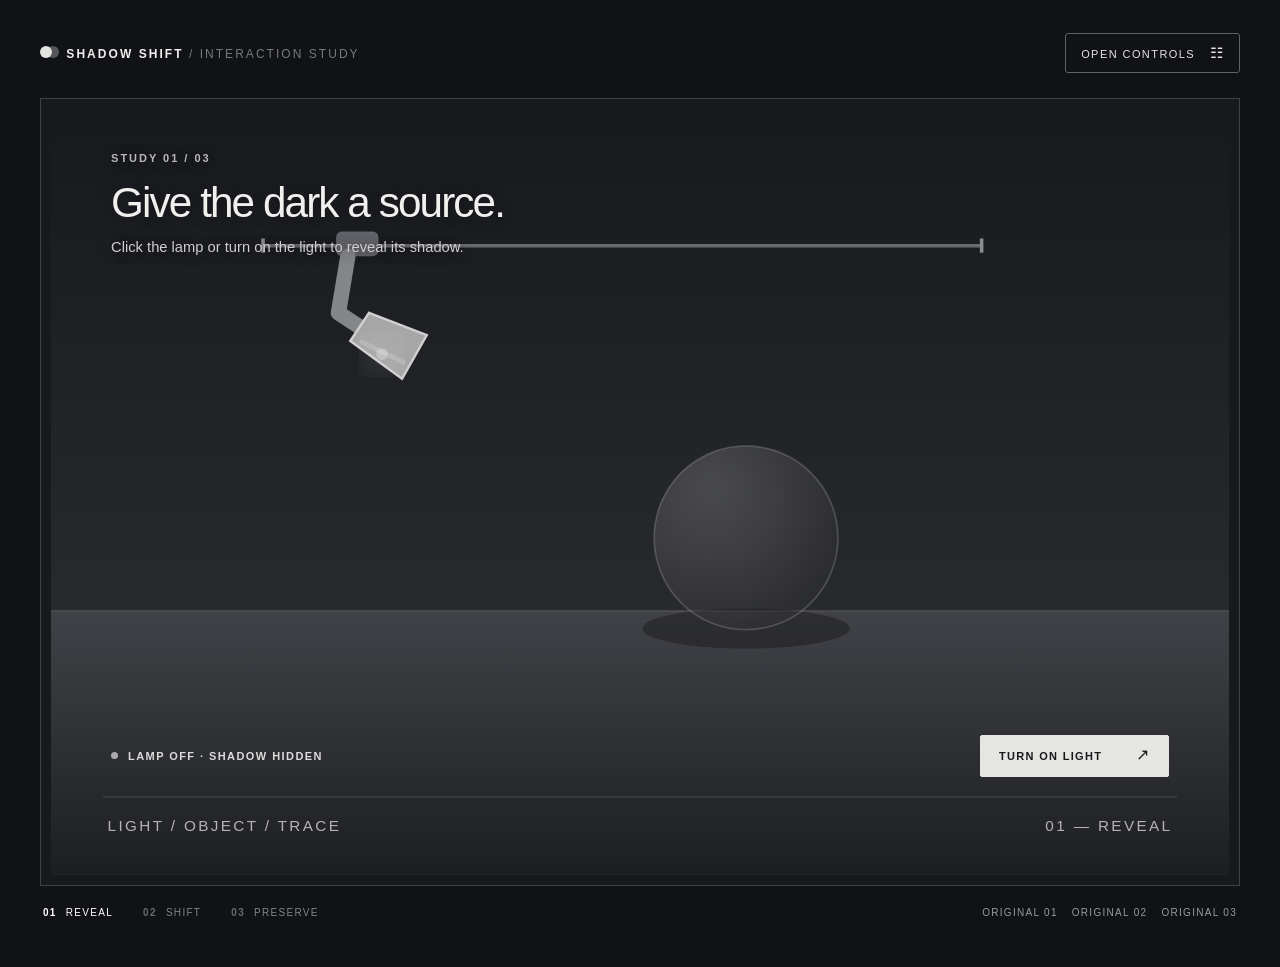
<file: index.html>
<!doctype html>
<html lang="en">
<head>
  <meta charset="utf-8">
  <meta name="viewport" content="width=device-width, initial-scale=1">
  <meta name="theme-color" content="#111216">
  <title>Shadow Shift — Sequential Prototype</title>
  <link rel="stylesheet" href="styles.css">
  <script src="app.js" defer></script>
</head>
<body data-mode="sequence">
  <main class="shell">
    <header class="masthead">
      <div class="brand"><span class="brand-mark" aria-hidden="true"></span> SHADOW SHIFT <span class="muted">/ INTERACTION STUDY</span></div>
      <button class="control-toggle" id="controlToggle" type="button" aria-expanded="false" aria-controls="controls">OPEN CONTROLS <span aria-hidden="true">☷</span></button>
    </header>

    <section class="stage-wrap" aria-label="Interactive light and shadow scene">
      <div class="stage">
        <svg id="scene" viewBox="0 0 1000 650" role="img" aria-label="A lamp, a stationary sphere, and its cast shadow">
          <defs>
            <linearGradient id="wall" x1="0" x2="0" y1="0" y2="1">
              <stop offset="0" stop-color="#17191d"/><stop offset="1" stop-color="#313237"/>
            </linearGradient>
            <linearGradient id="ground" x1="0" x2="0" y1="0" y2="1">
              <stop offset="0" stop-color="#414247"/><stop offset="1" stop-color="#1d1e22"/>
            </linearGradient>
            <radialGradient id="sphereShade" cx="31%" cy="22%" r="79%">
              <stop offset="0" stop-color="#f0f0ed"/><stop offset=".47" stop-color="#aaa9a6"/><stop offset="1" stop-color="#3e3e40"/>
            </radialGradient>
            <linearGradient id="beamGrad" x1="0" x2=".85" y1="0" y2="1">
              <stop offset="0" stop-color="#f2f2ec" stop-opacity=".46"/>
              <stop offset="1" stop-color="#f2f2ec" stop-opacity="0"/>
            </linearGradient>
            <filter id="shadowBlur"><feGaussianBlur id="blurNode" stdDeviation="13"/></filter>
            <filter id="lightGlow"><feGaussianBlur stdDeviation="14"/></filter>
          </defs>
          <rect width="1000" height="650" fill="url(#wall)"/>
          <path d="M0 426H1000V650H0Z" fill="url(#ground)"/>
          <path d="M0 426H1000" stroke="#747478" stroke-width="1" opacity=".4"/>
          <ellipse id="ambientPool" cx="555" cy="435" rx="345" ry="102" fill="#eeeee9" opacity="0" filter="url(#lightGlow)"/>
          <path id="beam" d="" fill="url(#beamGrad)" opacity="0"/>
          <ellipse id="castShadow" cx="753" cy="451" rx="94" ry="20" fill="#050506" opacity="0" filter="url(#shadowBlur)"/>
          <ellipse id="afterimage" cx="753" cy="451" rx="94" ry="20" fill="#050506" opacity="0"/>
          <ellipse cx="590" cy="441" rx="88" ry="17" fill="#0b0b0d" opacity=".35"/>
          <circle id="sphere" cx="590" cy="364" r="78" fill="url(#sphereShade)" opacity=".18"/>
          <circle cx="590" cy="364" r="78" fill="none" stroke="#fcfcfa" stroke-opacity=".17" stroke-width="1.5"/>
          <path d="M180 116H790" stroke="#8a8b90" stroke-width="3" stroke-linecap="round" opacity=".7"/>
          <path d="M180 110V122M790 110V122" stroke="#8a8b90" stroke-width="3"/>
          <g id="lamp" class="lamp" role="button" tabindex="0" aria-label="Turn on the lamp">
            <rect x="-18" y="104" width="36" height="21" rx="5" fill="#626368"/>
            <path d="M-8 125L-16 173L40 210" fill="none" stroke="#85868a" stroke-width="13" stroke-linecap="round" stroke-linejoin="round"/>
            <path d="M10 173L59 192L38 229L-6 197Z" fill="#a6a6a7" stroke="#d0d0d0" stroke-width="2"/>
            <path d="M4 198L39 215" stroke="#f1f1ef" stroke-width="4" stroke-linecap="round" opacity=".2"/>
            <circle id="bulb" cx="21" cy="208" r="16" fill="#fff" opacity=".12" filter="url(#lightGlow)"/>
            <circle cx="21" cy="208" r="5" fill="#f5f5ed" opacity=".3"/>
            <rect x="-36" y="95" width="72" height="38" rx="15" fill="transparent"/>
          </g>
          <g id="dragHint" class="drag-hint" opacity="0">
            <path d="M-24 92H25M-24 92L-14 82M-24 92L-14 102M25 92L15 82M25 92L15 102" fill="none" stroke="#f1f1ed" stroke-width="2"/>
          </g>
          <path d="M44 584H956" stroke="#d1d1cf" stroke-opacity=".16"/>
          <text x="48" y="613" fill="#b3b3b2" font-size="13" font-family="Arial, sans-serif" letter-spacing="2">LIGHT / OBJECT / TRACE</text>
          <text x="952" y="613" fill="#b3b3b2" font-size="13" font-family="Arial, sans-serif" letter-spacing="2" text-anchor="end" id="sceneLabel">01 — REVEAL</text>
        </svg>
        <div class="flash" id="flash" aria-hidden="true"></div>
        <div class="scene-head">
          <span class="eyebrow" id="stageNumber">STUDY 01 / 03</span>
          <h1 id="stageTitle">Give the dark a source.</h1>
          <p id="stageInstruction">Click the lamp or turn on the light to reveal its shadow.</p>
        </div>
        <div class="scene-foot">
          <span class="live-dot" aria-hidden="true"></span><span id="feedback" role="status" aria-live="polite">LAMP OFF · SHADOW HIDDEN</span>
          <button id="actionButton" class="action-button" type="button">TURN ON LIGHT <span aria-hidden="true">↗</span></button>
          <button id="resetButton" class="reset-button" type="button" hidden>REPLAY SEQUENCE ↺</button>
        </div>
      </div>
    </section>

    <footer class="footer">
      <div class="steps" aria-label="Sequence progress">
        <span class="step active" id="step1"><b>01</b> REVEAL</span>
        <span class="step" id="step2"><b>02</b> SHIFT</span>
        <span class="step" id="step3"><b>03</b> PRESERVE</span>
      </div>
      <nav class="source-links" aria-label="Original Claude studies">
        <a href="studies/01-reveal/">ORIGINAL 01</a>
        <a href="studies/02-shift/">ORIGINAL 02</a>
        <a href="studies/03-preserve/">ORIGINAL 03</a>
      </nav>
    </footer>
  </main>

  <aside class="controls" id="controls" aria-label="Prototype authoring controls" hidden>
    <div class="controls-top">
      <div><span class="eyebrow">AUTHORING TOOL</span><h2>Light controls</h2></div>
      <button id="closeControls" class="icon-button" type="button" aria-label="Hide controls">×</button>
    </div>
    <p class="control-note">Change a value and see the scene respond. Save your defaults, then hide this panel for the final experience.</p>
    <div class="control-field"><label for="brightness">Lamp brightness <output id="brightnessValue">74%</output></label><input id="brightness" type="range" min="25" max="100" value="74"></div>
    <div class="control-field"><label for="shadowLength">Shadow length <output id="shadowLengthValue">94</output></label><input id="shadowLength" type="range" min="50" max="160" value="94"></div>
    <div class="control-field"><label for="softness">Edge softness <output id="softnessValue">13</output></label><input id="softness" type="range" min="0" max="30" value="13"></div>
    <div class="control-field"><label for="revealSpeed">Reveal time <output id="revealSpeedValue">0.9s</output></label><input id="revealSpeed" type="range" min="3" max="20" value="9"></div>
    <div class="control-field"><label for="imprint">Afterimage strength <output id="imprintValue">66%</output></label><input id="imprint" type="range" min="20" max="100" value="66"></div>
    <div class="control-section"><span class="eyebrow">SETTINGS VARIATIONS</span><div class="preset-row">
      <button type="button" data-preset="soft">SOFT</button><button type="button" data-preset="long">LONG</button><button type="button" data-preset="dense">DENSE</button>
    </div></div>
    <div class="control-section"><span class="eyebrow">PREVIEW A STATE</span><div class="preset-row">
      <button type="button" data-preview="reveal">REVEAL</button><button type="button" data-preview="shift">SHIFT</button><button type="button" data-preview="preserve">PRESERVE</button>
    </div></div>
    <button id="copySettings" class="panel-primary" type="button">COPY SETTINGS</button>
    <div class="panel-actions"><button id="saveDefaults" type="button">SAVE AS DEFAULTS</button><button id="restoreDefaults" type="button">RESTORE DEFAULTS</button></div>
    <p id="panelStatus" role="status" aria-live="polite">Changes preview live.</p>
  </aside>
</body>
</html>
</file>
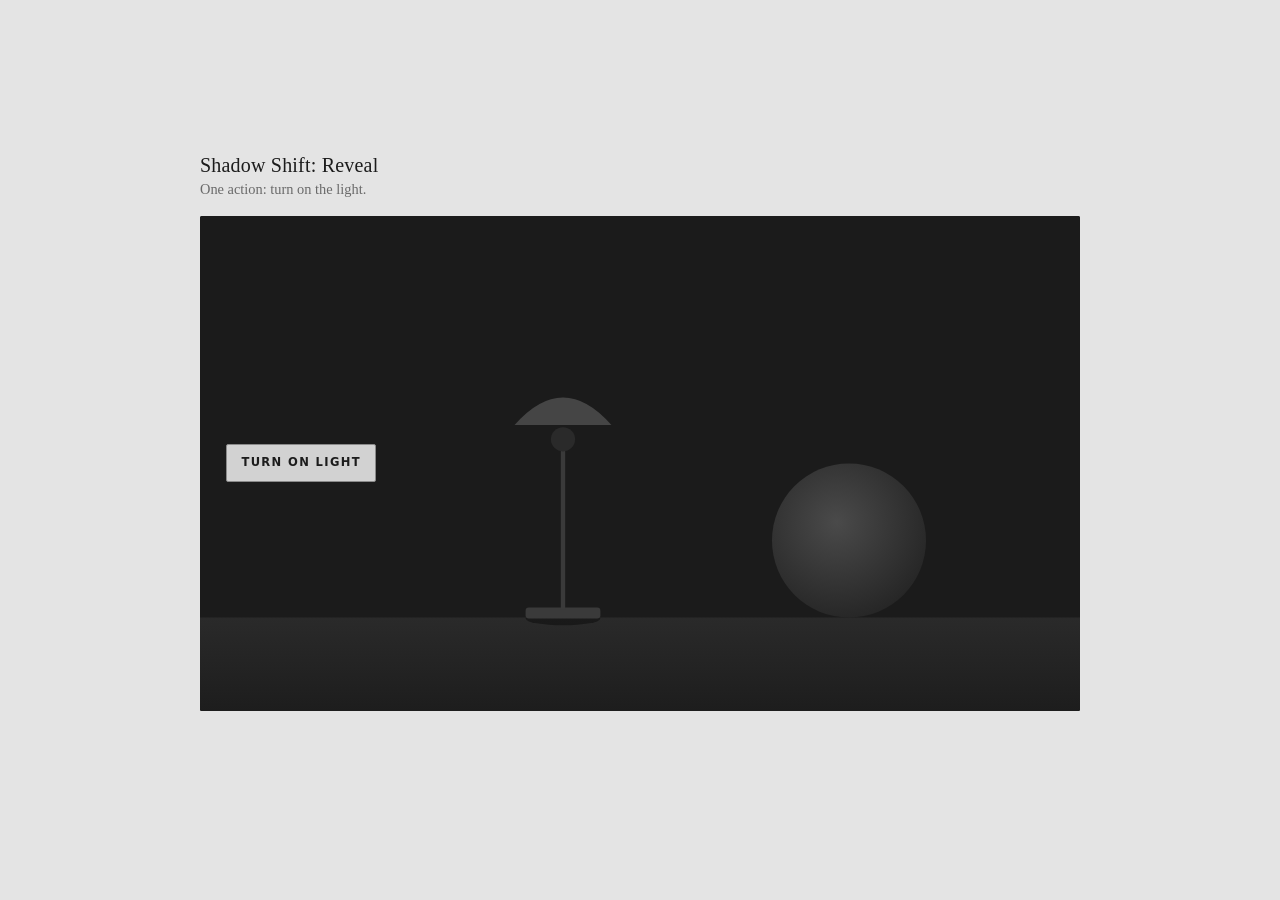
<file: studies/01-reveal/index.html>
<!DOCTYPE html>
<html lang="en">
<head>
<meta charset="utf-8">
<meta name="viewport" content="width=device-width, initial-scale=1, viewport-fit=cover">
<title>Shadow Shift: Reveal</title>
<style>
:root{
  box-sizing:border-box;
  padding-top:env(safe-area-inset-top,0px);
  padding-bottom:env(safe-area-inset-bottom,0px);
  --page:#e4e4e4; --ink:#1c1c1c; --muted:#6a6a6a;
  --btn-bg:#d2d2d2; --btn-ink:#1c1c1c; --btn-line:#8a8a8a;
  --btn-bg-h:#f2f2f2; --btn-line-h:#1c1c1c;
}
@media (prefers-color-scheme:dark){
  :root:not([data-theme="light"]){
    --page:#141414; --ink:#e6e6e6; --muted:#8c8c8c;
  }
}
:root[data-theme="dark"]{ --page:#141414; --ink:#e6e6e6; --muted:#8c8c8c; }
*,*::before,*::after{box-sizing:inherit}
html{height:100%;scroll-padding-top:env(safe-area-inset-top,0px)}
body{
  margin:0;min-height:100%;background:var(--page);color:var(--ink);
  font-family:"Iowan Old Style",Palatino,"Palatino Linotype",Georgia,serif;
  display:flex;flex-direction:column;align-items:center;justify-content:center;
  padding:24px 16px;gap:18px;
}
header{width:100%;max-width:880px}
h1{margin:0;font-size:1.25rem;font-weight:500;letter-spacing:.01em}
header p{margin:4px 0 0;color:var(--muted);font-size:.9rem}
.stage{
  position:relative;width:100%;max-width:880px;aspect-ratio:16/9;
  background:#1b1b1b;overflow:hidden;border-radius:2px;
  --t:1000ms;
}
.stage svg{display:block;width:100%;height:100%}
.on-only{opacity:0;transition:opacity var(--t) ease-in-out}
.stage.lit .on-only{opacity:1}
.off-only{opacity:1;transition:opacity var(--t) ease-in-out}
.stage.lit .off-only{opacity:0}
#shadow{
  opacity:0;transform:translateX(-22px) scaleX(.55);transform-box:fill-box;transform-origin:left center;
  transition:opacity 800ms ease-out 150ms,transform 1000ms cubic-bezier(.2,.7,.2,1)
}
.stage.lit #shadow{opacity:1;transform:none}
#lamp{cursor:pointer;outline:none}
#lamp .halo{opacity:0;transition:opacity 300ms ease}
#lamp:hover .halo,#lamp:focus-visible .halo{opacity:1}
.stage.lit #lamp{pointer-events:none;cursor:default}
.stage.lit #lamp .halo{opacity:0}

.btn{
  position:absolute;left:3%;top:46%;
  font:600 .72rem/1 system-ui,-apple-system,"Segoe UI",Helvetica,Arial,sans-serif;
  letter-spacing:.12em;padding:12px 14px;
  background:var(--btn-bg);color:var(--btn-ink);
  border:1px solid var(--btn-line);border-radius:2px;cursor:pointer;
  transition:background-color 260ms ease,border-color 260ms ease,color 260ms ease,transform 260ms ease;
}
.btn:hover{background:var(--btn-bg-h);border-color:var(--btn-line-h);transform:translateX(3px)}
.btn:focus-visible{outline:2px solid #fff;outline-offset:3px}
.btn:active{transform:translateX(3px) scale(.98)}
.btn[disabled]{
  cursor:default;background:transparent;color:#9a9a9a;border-color:#4a4a4a;transform:none;
}
.status{width:100%;max-width:880px;min-height:1.2em;margin:0;color:var(--muted);font-size:.85rem}
@media (prefers-reduced-motion:reduce){
  .stage{--t:300ms}
  #shadow{transition-duration:300ms;transition-delay:0ms;transform:none}
  .btn{transition:none}
}
</style>
</head>
<body>
<header>
  <h1>Shadow Shift: Reveal</h1>
  <p>One action: turn on the light.</p>
</header>

<div class="stage" id="stage">
  <svg viewBox="0 0 800 450" role="img" aria-label="A sphere on a floor beside an unlit lamp. Turning on the lamp reveals a shadow to the right of the sphere.">
    <defs>
      <radialGradient id="glow" cx="330" cy="200" r="380" gradientUnits="userSpaceOnUse">
        <stop offset="0" stop-color="#f4f4f4" stop-opacity=".55"/>
        <stop offset=".35" stop-color="#cfcfcf" stop-opacity=".22"/>
        <stop offset="1" stop-color="#9a9a9a" stop-opacity="0"/>
      </radialGradient>
      <radialGradient id="sphereOff" cx="42%" cy="38%" r="70%">
        <stop offset="0" stop-color="#4a4a4a"/>
        <stop offset="1" stop-color="#232323"/>
      </radialGradient>
      <radialGradient id="sphereOn" cx="32%" cy="32%" r="75%">
        <stop offset="0" stop-color="#f2f2f2"/>
        <stop offset=".55" stop-color="#a8a8a8"/>
        <stop offset="1" stop-color="#4a4a4a"/>
      </radialGradient>
      <linearGradient id="floorOff" x1="0" y1="0" x2="0" y2="1">
        <stop offset="0" stop-color="#2a2a2a"/><stop offset="1" stop-color="#1d1d1d"/>
      </linearGradient>
      <linearGradient id="floorOn" x1="0" y1="0" x2="0" y2="1">
        <stop offset="0" stop-color="#7a7a7a"/><stop offset="1" stop-color="#4a4a4a"/>
      </linearGradient>
      <filter id="halo" x="-50%" y="-50%" width="200%" height="200%">
        <feGaussianBlur stdDeviation="4"/>
      </filter>
      <filter id="soft" x="-30%" y="-100%" width="160%" height="300%">
        <feGaussianBlur stdDeviation="9"/>
      </filter>
    </defs>

    <!-- room -->
    <rect width="800" height="450" fill="#1b1b1b"/>
    <rect y="365" width="800" height="85" fill="url(#floorOff)"/>
    <g class="on-only">
      <rect width="800" height="365" fill="#353535"/>
      <rect y="365" width="800" height="85" fill="url(#floorOn)"/>
      <rect width="800" height="450" fill="url(#glow)"/>
    </g>

    <!-- shadow: one, on the side opposite the lamp -->
    <ellipse id="shadow" cx="700" cy="368" rx="88" ry="12" fill="#0e0e0e" opacity="0" filter="url(#soft)"/>

    <!-- sphere -->
    <circle cx="590" cy="295" r="70" fill="url(#sphereOff)"/>
    <circle class="on-only" cx="590" cy="295" r="70" fill="url(#sphereOn)"/>

    <!-- lamp (clickable) -->
    <g id="lamp" role="button" tabindex="0" aria-label="Turn on light">
    <rect x="276" y="135" width="108" height="236" fill="#000" fill-opacity="0"/>
    <g class="halo" fill="none" stroke="#f0f0f0">
      <g filter="url(#halo)" stroke-width="3" opacity=".8">
        <path d="M286 190 Q330 140 374 190 Z"/><rect x="328" y="196" width="4" height="162"/><rect x="296" y="356" width="68" height="10" rx="3"/>
      </g>
      <g stroke-width="1.2">
        <path d="M286 190 Q330 140 374 190 Z"/><rect x="328" y="196" width="4" height="162"/><rect x="296" y="356" width="68" height="10" rx="3"/>
      </g>
    </g>
    <ellipse cx="330" cy="366" rx="34" ry="6" fill="#0f0f0f" opacity=".6"/>
    <rect x="296" y="356" width="68" height="10" rx="3" fill="#3a3a3a"/>
    <rect x="328" y="196" width="4" height="162" fill="#3a3a3a"/>
    <circle cx="330" cy="203" r="11" fill="#2a2a2a"/>
    <circle class="on-only" cx="330" cy="203" r="11" fill="#fafafa"/>
    <circle class="on-only" cx="330" cy="203" r="20" fill="#ffffff" opacity=".25"/>
    <path d="M286 190 Q330 140 374 190 Z" fill="#454545"/>
    <path class="on-only" d="M286 190 Q330 140 374 190 Z" fill="#8e8e8e"/>
    </g>
  </svg>
  <button class="btn" id="btn" type="button">TURN ON LIGHT</button>
</div>

<p class="status" id="status" role="status" aria-live="polite"></p>

<script>
(function(){
  var stage=document.getElementById('stage');
  var btn=document.getElementById('btn');
  var status=document.getElementById('status');
  var lamp=document.getElementById('lamp');
  function turnOn(){
    if(stage.classList.contains('lit'))return;
    stage.classList.add('lit');
    lamp.removeAttribute('tabindex');
    lamp.setAttribute('aria-label','Light is on');
    btn.disabled=true;
    btn.textContent='LIGHT ON';
    status.textContent='The light is on. A shadow settles to the right of the sphere.';
  }
  btn.addEventListener('click',turnOn);
  lamp.addEventListener('click',turnOn);
  lamp.addEventListener('keydown',function(e){
    if(e.key==='Enter'||e.key===' '){e.preventDefault();turnOn();}
  });
})();
</script>
</body>
</html>
</file>
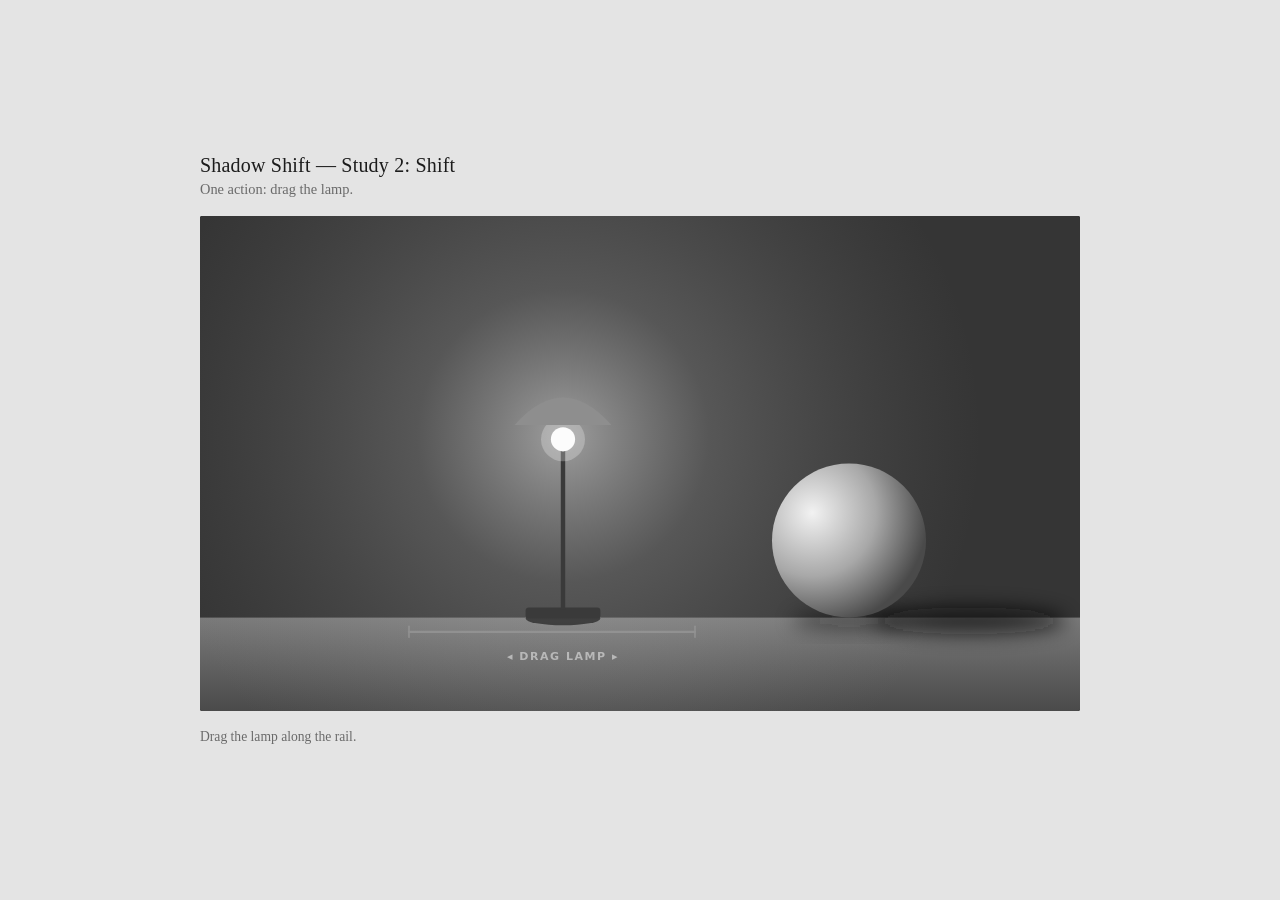
<file: studies/02-shift/index.html>
<!DOCTYPE html>
<html lang="en">
<head>
<meta charset="utf-8">
<meta name="viewport" content="width=device-width, initial-scale=1, viewport-fit=cover">
<title>Shadow Shift — Study 2: Shift</title>
<style>
:root{
  box-sizing:border-box;
  padding-top:env(safe-area-inset-top,0px);
  padding-bottom:env(safe-area-inset-bottom,0px);
  --page:#e4e4e4; --ink:#1c1c1c; --muted:#6a6a6a;
}
@media (prefers-color-scheme:dark){
  :root:not([data-theme="light"]){ --page:#141414; --ink:#e6e6e6; --muted:#8c8c8c; }
}
:root[data-theme="dark"]{ --page:#141414; --ink:#e6e6e6; --muted:#8c8c8c; }
*,*::before,*::after{box-sizing:inherit}
html{height:100%;scroll-padding-top:env(safe-area-inset-top,0px)}
body{
  margin:0;min-height:100%;background:var(--page);color:var(--ink);
  font-family:"Iowan Old Style",Palatino,"Palatino Linotype",Georgia,serif;
  display:flex;flex-direction:column;align-items:center;justify-content:center;
  padding:24px 16px;gap:18px;
}
header{width:100%;max-width:880px}
h1{margin:0;font-size:1.25rem;font-weight:500;letter-spacing:.01em}
header p{margin:4px 0 0;color:var(--muted);font-size:.9rem}
.stage{
  width:100%;max-width:880px;aspect-ratio:16/9;background:#1b1b1b;
  overflow:hidden;border-radius:2px;touch-action:none;user-select:none;-webkit-user-select:none;
}
.stage svg{display:block;width:100%;height:100%}
#lamp{cursor:grab;outline:none;touch-action:none}
#lamp.drag{cursor:grabbing}
#lamp .halo{opacity:0;transition:opacity 250ms ease}
#lamp:hover .halo,#lamp:focus-visible .halo,#lamp.drag .halo{opacity:1}
#lamp .cue{transition:opacity 250ms ease;opacity:.6}
#lamp:hover .cue,#lamp:focus-visible .cue,#lamp.drag .cue{opacity:1}
.status{width:100%;max-width:880px;min-height:1.2em;margin:0;color:var(--muted);font-size:.85rem}
</style>
</head>
<body>
<header>
  <h1>Shadow Shift — Study 2: Shift</h1>
  <p>One action: drag the lamp.</p>
</header>

<div class="stage" id="stage">
  <svg id="svg" viewBox="0 0 800 450" role="img" aria-label="A lit sphere on a floor with a lamp on a short rail to its left. Dragging the lamp moves the light, and the shadow shifts the opposite way.">
    <defs>
      <radialGradient id="glow" cx="330" cy="200" r="380" gradientUnits="userSpaceOnUse">
        <stop offset="0" stop-color="#f4f4f4" stop-opacity=".55"/>
        <stop offset=".35" stop-color="#cfcfcf" stop-opacity=".22"/>
        <stop offset="1" stop-color="#9a9a9a" stop-opacity="0"/>
      </radialGradient>
      <radialGradient id="sphereOn" cx=".32" cy=".32" fx=".32" fy=".32" r=".75">
        <stop offset="0" stop-color="#f2f2f2"/>
        <stop offset=".55" stop-color="#a8a8a8"/>
        <stop offset="1" stop-color="#4a4a4a"/>
      </radialGradient>
      <linearGradient id="floorOn" x1="0" y1="0" x2="0" y2="1">
        <stop offset="0" stop-color="#7a7a7a"/><stop offset="1" stop-color="#4a4a4a"/>
      </linearGradient>
      <filter id="halo" x="-50%" y="-50%" width="200%" height="200%"><feGaussianBlur stdDeviation="4"/></filter>
      <filter id="soft" x="-30%" y="-100%" width="160%" height="300%"><feGaussianBlur stdDeviation="9"/></filter>
    </defs>

    <rect width="800" height="365" fill="#353535"/>
    <rect y="365" width="800" height="85" fill="url(#floorOn)"/>
    <rect width="800" height="450" fill="url(#glow)"/>

    <!-- rail -->
    <g stroke="#9a9a9a" stroke-linecap="round" opacity=".7">
      <line x1="190" y1="378" x2="450" y2="378" stroke-width="2"/>
      <line x1="190" y1="373" x2="190" y2="383" stroke-width="1.5"/>
      <line x1="450" y1="373" x2="450" y2="383" stroke-width="1.5"/>
    </g>

    <!-- shadows: contact + cast -->
    <ellipse cx="590" cy="368" rx="52" ry="7" fill="#0e0e0e" opacity=".55" filter="url(#soft)"/>
    <ellipse id="shadow" cx="700" cy="368" rx="88" ry="12" fill="#0e0e0e" opacity=".9" filter="url(#soft)"/>

    <!-- sphere (fixed) -->
    <circle cx="590" cy="295" r="70" fill="url(#sphereOn)"/>

    <!-- lamp -->
    <g id="lamp" role="slider" tabindex="0" aria-label="Lamp position" aria-valuemin="190" aria-valuemax="450" aria-valuenow="330" transform="translate(0 0)">
      <rect x="-54" y="135" width="108" height="250" fill="#000" fill-opacity="0" transform="translate(330 0)"/>
      <g transform="translate(330 0)">
        <g class="halo" fill="none" stroke="#f0f0f0">
          <g filter="url(#halo)" stroke-width="3" opacity=".8">
            <path d="M-44 190 Q0 140 44 190 Z"/><rect x="-2" y="196" width="4" height="162"/><rect x="-34" y="356" width="68" height="10" rx="3"/>
          </g>
          <g stroke-width="1.2">
            <path d="M-44 190 Q0 140 44 190 Z"/><rect x="-2" y="196" width="4" height="162"/><rect x="-34" y="356" width="68" height="10" rx="3"/>
          </g>
        </g>
        <ellipse cx="0" cy="366" rx="34" ry="6" fill="#0f0f0f" opacity=".6"/>
        <rect x="-34" y="356" width="68" height="10" rx="3" fill="#3a3a3a"/>
        <rect x="-2" y="196" width="4" height="162" fill="#3a3a3a"/>
        <circle cx="0" cy="203" r="11" fill="#fafafa"/>
        <circle cx="0" cy="203" r="20" fill="#ffffff" opacity=".25"/>
        <path d="M-44 190 Q0 140 44 190 Z" fill="#8e8e8e"/>
        <g class="cue" fill="#e6e6e6" font-family="system-ui,-apple-system,'Segoe UI',Helvetica,Arial,sans-serif" font-size="10" font-weight="600" letter-spacing="1.4" text-anchor="middle">
          <text x="0" y="404">◂  DRAG LAMP  ▸</text>
        </g>
      </g>
    </g>
  </svg>
</div>

<p class="status" id="status" role="status" aria-live="polite">Drag the lamp along the rail.</p>

<script>
(function(){
  var MIN=190, MAX=450, SX=590, SY=295;
  var svg=document.getElementById('svg');
  var lamp=document.getElementById('lamp');
  var shadow=document.getElementById('shadow');
  var glow=document.getElementById('glow');
  var sphere=document.getElementById('sphereOn');
  var status=document.getElementById('status');
  var reduce=window.matchMedia&&window.matchMedia('(prefers-reduced-motion:reduce)').matches;
  var lampX=330, shadowX=330, dragging=false, raf=0, offsetX=0;

  function clamp(v){return Math.max(MIN,Math.min(MAX,v));}

  function drawLamp(){
    lamp.setAttribute('transform','translate('+(lampX-330)+' 0)');
    lamp.setAttribute('aria-valuenow',Math.round(lampX));
    glow.setAttribute('cx',lampX);
    var h=0.5+((lampX-SX)/600)*0.55;
    sphere.setAttribute('cx',h);sphere.setAttribute('fx',h);
  }
  function drawShadow(){
    var d=SX-shadowX;                       // distance lamp -> sphere (using eased lamp pos)
    shadow.setAttribute('cx',SX+d*0.42);
    shadow.setAttribute('rx',70+d*0.07);
    shadow.setAttribute('opacity',(0.95-d*0.0007).toFixed(3));
  }
  function tick(){
    var diff=lampX-shadowX;
    shadowX=reduce?lampX:shadowX+diff*0.14;
    if(Math.abs(lampX-shadowX)<0.05)shadowX=lampX;
    drawShadow();
    raf=(shadowX!==lampX||dragging)?requestAnimationFrame(tick):0;
  }
  function kick(){if(!raf)raf=requestAnimationFrame(tick);}

  function svgX(e){
    var pt=svg.createSVGPoint();pt.x=e.clientX;pt.y=e.clientY;
    return pt.matrixTransform(svg.getScreenCTM().inverse()).x;
  }
  function setLamp(x){lampX=clamp(x);drawLamp();kick();}

  lamp.addEventListener('pointerdown',function(e){
    dragging=true;lamp.classList.add('drag');
    offsetX=lampX-svgX(e);
    lamp.setPointerCapture(e.pointerId);
    e.preventDefault();kick();
  });
  lamp.addEventListener('pointermove',function(e){
    if(!dragging)return;
    setLamp(svgX(e)+offsetX);
  });
  function end(e){
    if(!dragging)return;
    dragging=false;lamp.classList.remove('drag');
    try{lamp.releasePointerCapture(e.pointerId);}catch(_){}
    status.textContent='Lamp placed '+(lampX<330?'further left':lampX>330?'closer to the sphere':'at the start')+'. The shadow settles on the right.';
    kick();
  }
  lamp.addEventListener('pointerup',end);
  lamp.addEventListener('pointercancel',end);
  lamp.addEventListener('keydown',function(e){
    var s=e.shiftKey?30:10;
    if(e.key==='ArrowLeft'){e.preventDefault();setLamp(lampX-s);}
    else if(e.key==='ArrowRight'){e.preventDefault();setLamp(lampX+s);}
  });

  drawLamp();drawShadow();
})();
</script>
</body>
</html>
</file>
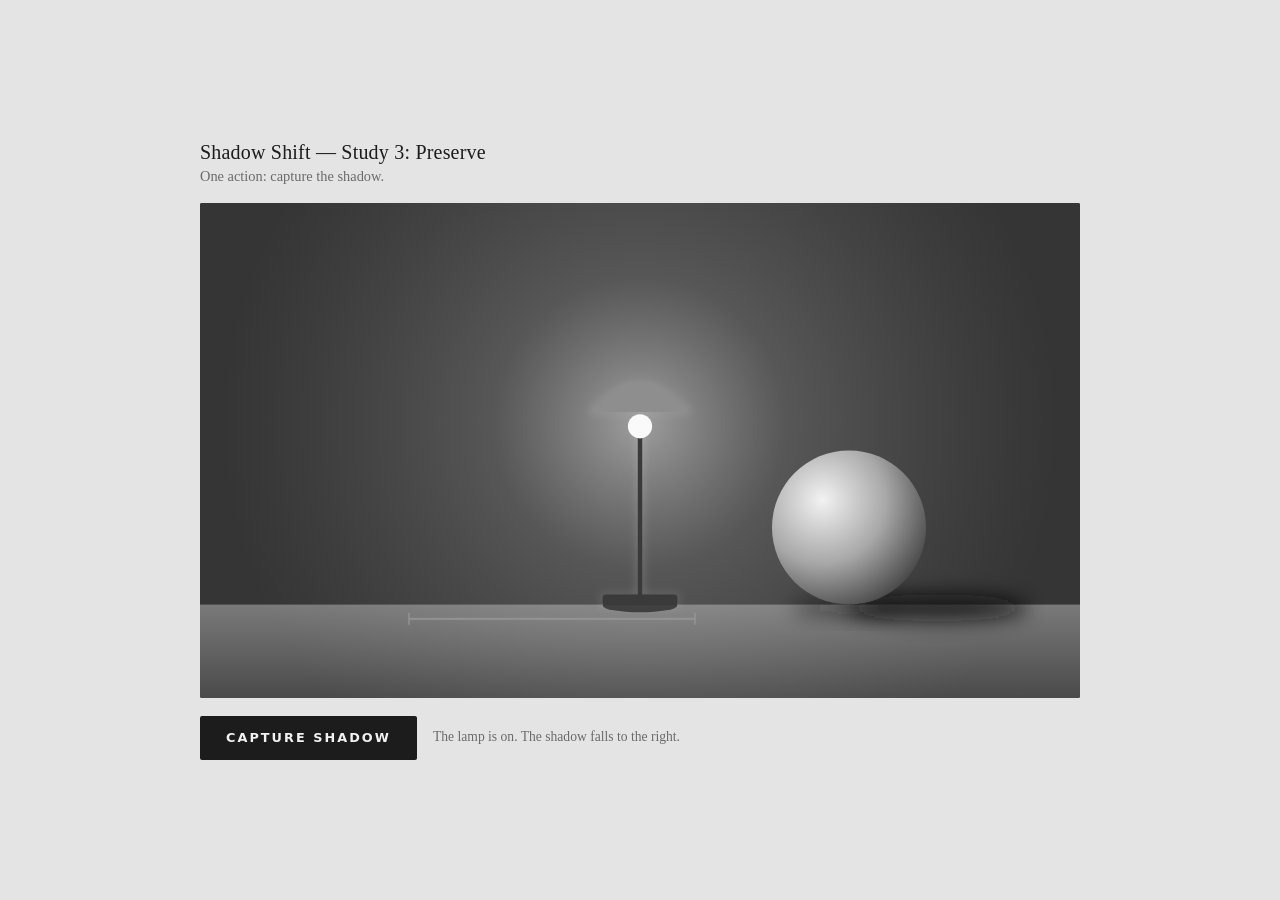
<file: studies/03-preserve/index.html>
<!DOCTYPE html>
<html lang="en">
<head>
<meta charset="utf-8">
<meta name="viewport" content="width=device-width, initial-scale=1, viewport-fit=cover">
<title>Shadow Shift — Study 3: Preserve</title>
<style>
:root{
  box-sizing:border-box;
  padding-top:env(safe-area-inset-top,0px);
  padding-bottom:env(safe-area-inset-bottom,0px);
  --page:#e4e4e4; --ink:#1c1c1c; --muted:#6a6a6a;
  --btn-bg:#1c1c1c; --btn-ink:#f2f2f2; --btn-hover:#3d3d3d; --btn-done:#c9c9c9; --btn-done-ink:#3a3a3a;
}
@media (prefers-color-scheme:dark){
  :root:not([data-theme="light"]){ --page:#141414; --ink:#e6e6e6; --muted:#8c8c8c;
    --btn-bg:#e6e6e6; --btn-ink:#141414; --btn-hover:#ffffff; --btn-done:#2a2a2a; --btn-done-ink:#b5b5b5; }
}
:root[data-theme="dark"]{ --page:#141414; --ink:#e6e6e6; --muted:#8c8c8c;
  --btn-bg:#e6e6e6; --btn-ink:#141414; --btn-hover:#ffffff; --btn-done:#2a2a2a; --btn-done-ink:#b5b5b5; }
*,*::before,*::after{box-sizing:inherit}
html{height:100%;scroll-padding-top:env(safe-area-inset-top,0px)}
body{
  margin:0;min-height:100%;background:var(--page);color:var(--ink);
  font-family:"Iowan Old Style",Palatino,"Palatino Linotype",Georgia,serif;
  display:flex;flex-direction:column;align-items:center;justify-content:center;
  padding:24px 16px;gap:18px;
}
header{width:100%;max-width:880px}
h1{margin:0;font-size:1.25rem;font-weight:500;letter-spacing:.01em}
header p{margin:4px 0 0;color:var(--muted);font-size:.9rem}
.stage{position:relative;width:100%;max-width:880px;aspect-ratio:16/9;background:#1b1b1b;overflow:hidden;border-radius:2px;user-select:none;-webkit-user-select:none}
.stage svg{display:block;width:100%;height:100%}
.flash{position:absolute;inset:0;background:#fff;opacity:0;pointer-events:none}
.flash.go{animation:flash 1500ms cubic-bezier(.2,.7,.3,1) forwards}
@keyframes flash{0%{opacity:0}7%{opacity:1}22%{opacity:1}100%{opacity:0}}

/* dimming — slow, deliberate */
.dimmable{transition:opacity 2600ms cubic-bezier(.5,0,.2,1)}
#glowRect{opacity:1}
#dimFloor{opacity:0}
#dimSphere{opacity:0}
#haloBulb{opacity:.25}
#bulbCore{transition:fill 2600ms cubic-bezier(.5,0,.2,1)}
#afterimage{opacity:0}
.captured #glowRect{opacity:0}
.captured #dimFloor{opacity:.5}
.captured #dimSphere{opacity:.62}
.captured #haloBulb{opacity:0}
.captured #bulbCore{fill:#4a4a4a}
.captured #afterimage{opacity:.22;transition-delay:600ms}
.snap #glowRect,.snap #dimFloor,.snap #dimSphere,.snap #haloBulb,.snap #afterimage,.snap #bulbCore{transition-duration:300ms;transition-delay:0ms}

.controls{width:100%;max-width:880px;display:flex;align-items:center;gap:16px;flex-wrap:wrap}
button{
  appearance:none;border:0;border-radius:2px;cursor:pointer;
  background:var(--btn-bg);color:var(--btn-ink);
  font:600 .8rem system-ui,-apple-system,"Segoe UI",Helvetica,Arial,sans-serif;letter-spacing:.16em;
  padding:14px 26px;min-height:44px;
  transition:background-color 220ms ease,filter 220ms ease,color 400ms ease;
}
button:hover:not(:disabled){background:var(--btn-hover);filter:brightness(1.12)}
button:focus-visible{outline:2px solid var(--ink);outline-offset:3px}
button:disabled{cursor:default}
button.done{background:var(--btn-done);color:var(--btn-done-ink)}
.status{margin:0;min-height:1.2em;color:var(--muted);font-size:.85rem;flex:1 1 220px}
</style>
</head>
<body>
<header>
  <h1>Shadow Shift — Study 3: Preserve</h1>
  <p>One action: capture the shadow.</p>
</header>

<div class="stage" id="stage">
  <svg id="svg" viewBox="0 0 800 450" role="img" aria-label="A lit sphere on a floor with a lamp to its left, casting a shadow to the right. Capturing the shadow dims the lamp while the shadow stays.">
    <defs>
      <radialGradient id="glow" cx="400" cy="200" r="380" gradientUnits="userSpaceOnUse">
        <stop offset="0" stop-color="#f4f4f4" stop-opacity=".55"/>
        <stop offset=".35" stop-color="#cfcfcf" stop-opacity=".22"/>
        <stop offset="1" stop-color="#9a9a9a" stop-opacity="0"/>
      </radialGradient>
      <radialGradient id="sphereOn" cx=".326" cy=".32" fx=".326" fy=".32" r=".75">
        <stop offset="0" stop-color="#f2f2f2"/>
        <stop offset=".55" stop-color="#a8a8a8"/>
        <stop offset="1" stop-color="#4a4a4a"/>
      </radialGradient>
      <linearGradient id="floorOn" x1="0" y1="0" x2="0" y2="1">
        <stop offset="0" stop-color="#7a7a7a"/><stop offset="1" stop-color="#4a4a4a"/>
      </linearGradient>
      <filter id="halo" x="-50%" y="-50%" width="200%" height="200%"><feGaussianBlur stdDeviation="4"/></filter>
      <filter id="soft" x="-30%" y="-100%" width="160%" height="300%"><feGaussianBlur stdDeviation="9"/></filter>
      <filter id="edge" x="-30%" y="-100%" width="160%" height="300%"><feGaussianBlur stdDeviation="3"/></filter>
    </defs>

    <rect width="800" height="365" fill="#353535"/>
    <rect y="365" width="800" height="85" fill="url(#floorOn)"/>
    <rect id="glowRect" class="dimmable" width="800" height="450" fill="url(#glow)"/>
    <rect id="dimFloor" class="dimmable" width="800" height="450" fill="#000"/>

    <!-- rail (stationary) -->
    <g stroke="#9a9a9a" stroke-linecap="round" opacity=".7">
      <line x1="190" y1="378" x2="450" y2="378" stroke-width="2"/>
      <line x1="190" y1="373" x2="190" y2="383" stroke-width="1.5"/>
      <line x1="450" y1="373" x2="450" y2="383" stroke-width="1.5"/>
    </g>

    <!-- shadows: contact + cast (final position from Study 2, lamp at x=400) -->
    <ellipse cx="590" cy="368" rx="52" ry="7" fill="#0e0e0e" opacity=".55" filter="url(#soft)"/>
    <ellipse cx="670" cy="368" rx="83" ry="12" fill="#0e0e0e" opacity=".82" filter="url(#soft)"/>
    <ellipse id="afterimage" class="dimmable" cx="670" cy="368" rx="86" ry="13" fill="none" stroke="#e8e8e8" stroke-width="1.5" filter="url(#edge)"/>

    <!-- sphere (fixed) -->
    <circle cx="590" cy="295" r="70" fill="url(#sphereOn)"/>
    <circle id="dimSphere" class="dimmable" cx="590" cy="295" r="70" fill="#000"/>

    <!-- lamp (fixed at x=400) -->
    <g transform="translate(400 0)">
      <g id="haloBulb" class="dimmable" fill="none" stroke="#f0f0f0">
        <g filter="url(#halo)" stroke-width="3" opacity=".8">
          <path d="M-44 190 Q0 140 44 190 Z"/><rect x="-2" y="196" width="4" height="162"/><rect x="-34" y="356" width="68" height="10" rx="3"/>
        </g>
      </g>
      <ellipse cx="0" cy="366" rx="34" ry="6" fill="#0f0f0f" opacity=".6"/>
      <rect x="-34" y="356" width="68" height="10" rx="3" fill="#3a3a3a"/>
      <rect x="-2" y="196" width="4" height="162" fill="#3a3a3a"/>
      <circle id="bulbCore" cx="0" cy="203" r="11" fill="#fafafa"/>
      <path d="M-44 190 Q0 140 44 190 Z" fill="#8e8e8e"/>
    </g>
  </svg>
  <div class="flash" id="flash" aria-hidden="true"></div>
</div>

<div class="controls">
  <button id="btn" type="button">CAPTURE SHADOW</button>
  <p class="status" id="status" role="status" aria-live="polite">The lamp is on. The shadow falls to the right.</p>
</div>

<script>
(function(){
  var stage=document.getElementById('stage');
  var flash=document.getElementById('flash');
  var btn=document.getElementById('btn');
  var status=document.getElementById('status');
  var reduce=window.matchMedia&&window.matchMedia('(prefers-reduced-motion:reduce)').matches;
  var busy=false;

  btn.addEventListener('click',function(){
    if(busy)return;
    busy=true;
    btn.disabled=true;
    status.textContent='Capturing…';
    if(reduce){
      stage.classList.add('snap','captured');
      finish(350);
      return;
    }
    flash.classList.add('go');
    // the lamp begins to die just as the flash peaks
    setTimeout(function(){stage.classList.add('captured');},330);
    finish(1900);
  });

  function finish(delay){
    setTimeout(function(){
      btn.textContent='SHADOW CAPTURED';
      btn.classList.add('done');
      btn.setAttribute('aria-label','Shadow captured');
      status.textContent='The lamp has gone dark. The shadow remains.';
    },delay);
  }
})();
</script>
</body>
</html>
</file>
<file: styles.css>
:root{color-scheme:dark;font-family:Inter,Arial,Helvetica,sans-serif;background:#111216;color:#f0f0ee;font-synthesis:none}
*{box-sizing:border-box}body{margin:0;min-height:100vh}button,input{font:inherit}button{cursor:pointer}
.shell{max-width:1440px;margin:0 auto;padding:25px 40px 28px}
.masthead,.footer{display:flex;align-items:center;justify-content:space-between;gap:20px}
.masthead{height:56px;margin-bottom:17px}.brand{font-size:12px;letter-spacing:.17em;font-weight:700;white-space:nowrap}.brand-mark{display:inline-block;width:12px;height:12px;margin-right:9px;background:#e3e3e0;border-radius:50%;box-shadow:7px 0 0 #55565b}.muted{color:#77797f;font-weight:500}
.control-toggle,.icon-button,.reset-button{border:1px solid #606168;color:#e5e5e2;background:transparent}.control-toggle{border-radius:3px;padding:10px 15px;font-size:11px;letter-spacing:.13em}.control-toggle span{font-size:15px;margin-left:10px}.control-toggle:hover,.control-toggle:focus-visible,.reset-button:hover{background:#36383e;border-color:#ececea}
.stage-wrap{border:1px solid #404147;padding:10px;background:#18191d}.stage{position:relative;overflow:hidden;aspect-ratio:1000/650;min-height:480px;background:#202126}
#scene{position:absolute;inset:0;width:100%;height:100%}.lamp{cursor:pointer;transition:filter .18s ease}.lamp:hover,.lamp:focus-visible{filter:drop-shadow(0 0 14px #fff7)}.lamp:focus-visible{outline:2px solid #fff}
.stage.is-dragging .lamp{cursor:grabbing}.stage[data-phase="shift"] .lamp{cursor:grab}.drag-hint{pointer-events:none}
.flash{position:absolute;inset:0;background:#fafaf7;opacity:0;pointer-events:none}
.scene-head{position:absolute;top:5.1%;left:5.1%;pointer-events:none;max-width:52%;text-shadow:0 2px 12px #15151888}.eyebrow{font-size:11px;font-weight:700;letter-spacing:.18em;color:#b8b8b9}.scene-head h1{font-size:clamp(25px,3.3vw,48px);font-weight:500;letter-spacing:-.045em;line-height:1.03;margin:15px 0 12px}.scene-head p{font-size:clamp(12px,1.15vw,15px);color:#cececd;line-height:1.45;margin:0;max-width:420px}
.stage[data-phase="shift"] .scene-head{top:2%;max-width:78%}.stage[data-phase="shift"] .scene-head h1{font-size:clamp(25px,2.7vw,38px);margin:8px 0 6px}.stage[data-phase="shift"] .scene-head p{max-width:590px}
.scene-foot{position:absolute;bottom:12%;left:5.1%;right:5.1%;display:flex;align-items:center;gap:10px;min-height:54px}.scene-foot>span:not(.live-dot){font-size:11px;letter-spacing:.13em;font-weight:700;color:#dbdbda}.live-dot{width:7px;height:7px;border-radius:50%;background:#aaa;flex:none}
.action-button,.reset-button{margin-left:auto;border-radius:2px;min-width:189px;padding:14px 18px;font-size:11px;font-weight:800;letter-spacing:.12em;text-align:left}.action-button{background:#e5e5e1;border:1px solid #e5e5e1;color:#18191c}.action-button span{float:right;font-size:16px;line-height:.65}.action-button:hover,.action-button:focus-visible{background:#fff;border-color:#fff;transform:translateY(-2px);box-shadow:0 7px 21px #fff3}.action-button:disabled{opacity:.45;cursor:default;transform:none;box-shadow:none}
.reset-button[hidden],.action-button[hidden],.controls[hidden]{display:none}.reset-button{min-width:204px}
.footer{padding:21px 3px;color:#83858b;font-size:10px;letter-spacing:.13em}.steps{display:flex;gap:30px}.step{white-space:nowrap}.step b{color:#686a71;margin-right:5px}.step.active{color:#fff}.step.active b{color:#fff}.step.complete{color:#aaa}
.source-links{display:flex;gap:14px;flex-wrap:wrap}.source-links a{color:#999ba1;text-decoration:none}.source-links a:hover,.source-links a:focus-visible{color:#fff;text-decoration:underline}
.controls{position:fixed;z-index:10;right:26px;top:86px;width:min(340px,calc(100vw - 28px));max-height:calc(100vh - 104px);overflow:auto;padding:22px 24px 20px;background:#eeefec;color:#1b1c20;border:1px solid #fff;box-shadow:0 24px 68px #0009}
.controls-top{display:flex;justify-content:space-between;align-items:flex-start}.controls .eyebrow{color:#686a6b}.controls h2{font-size:25px;letter-spacing:-.04em;font-weight:600;margin:7px 0 0}.icon-button{background:none;border:0;color:#222;font-size:26px;line-height:1;padding:0}.control-note{font-size:12px;line-height:1.45;color:#5e6063;margin:14px 0 20px}
.control-field{margin:0 0 18px}.control-field label{display:flex;justify-content:space-between;font-size:12px;font-weight:700;margin-bottom:9px}.control-field output{font-weight:500;font-variant-numeric:tabular-nums;color:#5d5e60}.control-field input{width:100%;accent-color:#242529;margin:0;cursor:pointer}.control-section{border-top:1px solid #cacbca;padding-top:16px;margin:18px 0}.preset-row{display:flex;gap:6px;margin-top:10px}.preset-row button,.panel-actions button{border:1px solid #a6a7a5;background:#f9faf7;color:#303134;border-radius:2px;padding:8px 9px;font-size:10px;font-weight:700;letter-spacing:.04em;flex:1}.preset-row button:hover,.preset-row button:focus-visible,.panel-actions button:hover{background:#d6d7d4;border-color:#424347}.preset-row button.active{background:#333439;color:white}
.panel-primary{width:100%;border:0;border-radius:2px;background:#292a2d;color:#fff;padding:12px;font-size:11px;font-weight:800;letter-spacing:.12em}.panel-primary:hover{background:#505157}.panel-actions{display:flex;gap:7px;margin-top:8px}.panel-actions button{font-size:9px;padding:8px 5px}.controls #panelStatus{font-size:11px;color:#666;margin:14px 0 0}
@media(max-width:720px){.shell{padding:12px}.masthead{height:45px}.brand{font-size:10px}.brand .muted{display:none}.control-toggle{font-size:9px;padding:9px}.stage-wrap{padding:4px}.stage{min-height:560px;aspect-ratio:auto}#scene{width:100%;height:100%;object-fit:cover}.scene-head{max-width:82%;top:8%}.scene-head h1{font-size:32px}.scene-foot{bottom:9%;align-items:flex-start;flex-wrap:wrap}.scene-foot>span:not(.live-dot){line-height:1.5}.action-button,.reset-button{width:100%;margin-left:0}.footer{align-items:flex-start;gap:9px;flex-wrap:wrap}.steps{gap:10px;font-size:9px}.source-links{gap:8px;font-size:9px}.controls{right:12px;top:70px;max-height:calc(100vh - 82px)}}
@media(prefers-reduced-motion:reduce){.action-button,.lamp{transition:none}}
</file>
